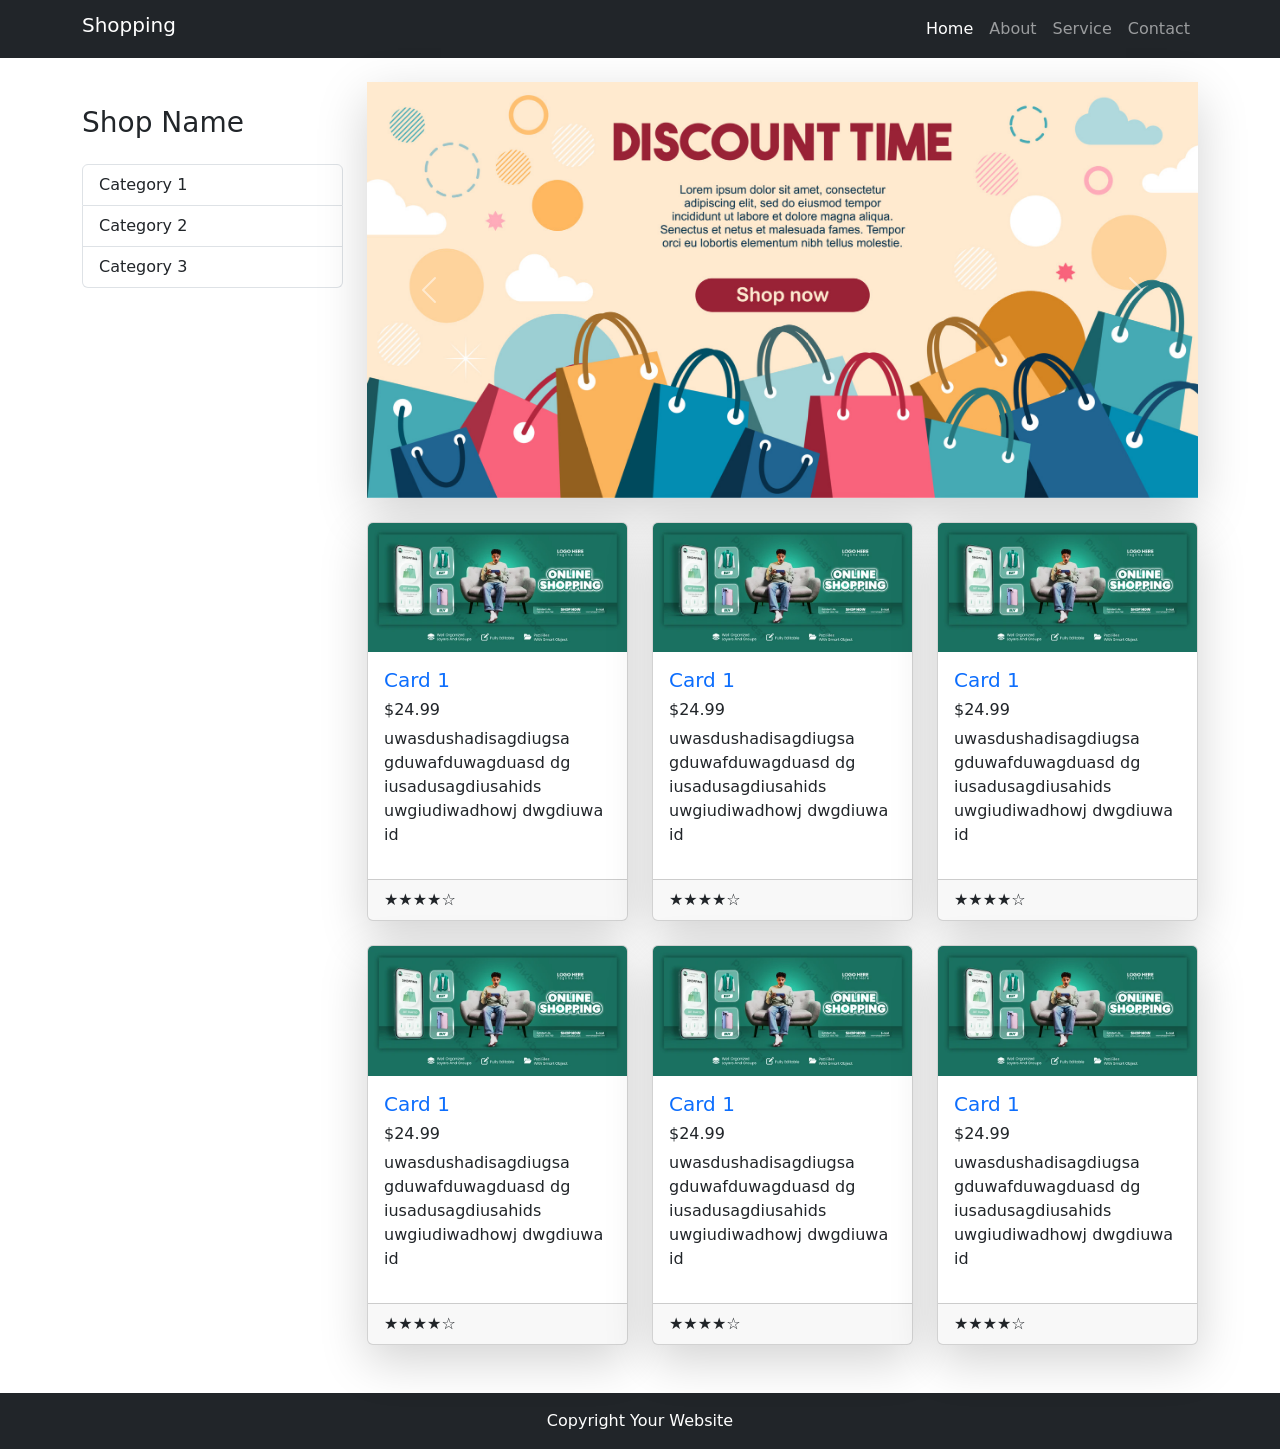
<file: Assignment/index.html>
<!DOCTYPE html>
<html lang="en">
<head>
    <meta charset="UTF-8">
    <meta name="viewport" content="width=device-width, initial-scale=1.0">
    <link href="https://cdn.jsdelivr.net/npm/bootstrap@5.3.8/dist/css/bootstrap.min.css" rel="stylesheet">
    <style>
        html{
            overscroll-behavior: none;
        }

        @media (max-width:1020) {
            #container{
                width: 600px;
            }
            
        }
    </style>
    <title>Dashboard</title>
</head>
<body>
    <nav class="navbar navbar-expand-lg navbar-dark bg-dark">
        <div class="container">
            <h2 class="navbar-brand">Shopping</h2>
            <button class="navbar-toggler" type="button" data-bs-toggle="collapse" data-bs-target="#navbarNav">
                <span class="navbar-toggler-icon"></span>
            </button>
            <div class="collapse navbar-collapse" id="navbarNav">
                <ul class="navbar-nav ms-auto">
                    <li class="nav-item"><a class="nav-link active">Home</a></li>
                    <li class="nav-item"><a class="nav-link">About</a></li>
                    <li class="nav-item"><a class="nav-link">Service</a></li>
                    <li class="nav-item"><a class="nav-link">Contact</a></li>
                </ul>
            </div>
        </div>
    </nav>

    <div class="container-md my-4" >
        <div class="row" id="container">
            <div class="col-lg-3 mb-4">
                <h3 class="my-4">Shop Name</h3>
                <div class="list-group">
                    <a class="list-group-item" href="#">Category 1</a>
                    <a class="list-group-item" href="#">Category 2</a>
                    <a class="list-group-item" href="#">Category 3</a>
                </div>
            </div>

            <div class="col-lg-9">
                <div class="carousel slide mb-4 shadow-lg" data-bs-ride="carousel" id="maincarousel">
                    <div class="carousel-inner">
                        <div class="carousel-item active">
                            <img src="img/vecteezy_shopping-bag-banner-vector-design_8554188-1.jpg" class="d-block w-100" alt="shopping banner">
                        </div>
                        <div class="carousel-item">
                            <img src="img/2007.i605.004.online shopping horizontal banner.jpg" class="d-block w-100" alt="shopping banner">
                        </div>
                        <div class="carousel-item">
                            <img src="img/banner 1.jpg" class="d-block w-100" alt="shopping banner">
                        </div>
                    </div>

                    <button class="carousel-control-prev" type="button" data-bs-target="#maincarousel" data-bs-slide="prev">
                        <span class="carousel-control-prev-icon"></span>
                    </button>
                    <button class="carousel-control-next" type="button" data-bs-target="#maincarousel" data-bs-slide="next">
                        <span class="carousel-control-next-icon"></span>
                    </button>
                </div>

                <div class="row">
                    <div class="col-lg-4 col-md-6 mb-4">
                        <div class="card h-100 shadow-lg ">
                            <img src="img/banner 1.jpg" class="card-img-top" alt="image 1">

                            <div class="card-body">
                                <h5 class="card-title"><a href="#" class="text-decoration-none">Card 1</a></h5>
                                <h6>$24.99</h6>
                                <p>uwasdushadisagdiugsa gduwafduwagduasd dg iusadusagdiusahids uwgiudiwadhowj dwgdiuwa id</p>
                            </div>
                                                        <div class="card-footer bg-grey">
                                     <span>&#9733;&#9733;&#9733;&#9733;&#9734;</span>
                            </div>
                        </div>
                    </div>

                    <div class="col-lg-4 col-md-6 mb-4">
                        <div class="card h-100 shadow-lg">
                            <img src="img/banner 1.jpg" class="card-img-top" alt="image 1">

                            <div class="card-body">
                                <h5 class="card-title"><a href="#" class="text-decoration-none">Card 1</a></h5>
                                <h6>$24.99</h6>
                                <p>uwasdushadisagdiugsa gduwafduwagduasd dg iusadusagdiusahids uwgiudiwadhowj dwgdiuwa id</p>
                            </div>
                                                        <div class="card-footer bg-grey">
                                     <span>&#9733;&#9733;&#9733;&#9733;&#9734;</span>
                            </div>
                        </div>
                    </div>

                    <div class="col-lg-4 col-md-6 mb-4">
                        <div class="card h-100 shadow-lg">
                            <img src="img/banner 1.jpg" class="card-img-top" alt="image 1">

                            <div class="card-body">
                                <h5 class="card-title"><a href="#" class="text-decoration-none">Card 1</a></h5>
                                <h6>$24.99</h6>
                                <p>uwasdushadisagdiugsa gduwafduwagduasd dg iusadusagdiusahids uwgiudiwadhowj dwgdiuwa id</p>

                            </div>
                                                        <div class="card-footer bg-grey">
                                     <span>&#9733;&#9733;&#9733;&#9733;&#9734;</span>
                            </div>
                        </div>
                    </div>

                    <div class="col-lg-4 col-md-6 mb-4">
                        <div class="card h-100 shadow-lg">
                            <img src="img/banner 1.jpg" class="card-img-top" alt="image 1">

                            <div class="card-body">
                                <h5 class="card-title"><a href="#" class="text-decoration-none">Card 1</a></h5>
                                <h6>$24.99</h6>
                                <p>uwasdushadisagdiugsa gduwafduwagduasd dg iusadusagdiusahids uwgiudiwadhowj dwgdiuwa id</p>
                            </div>
                            <div class="card-footer bg-grey">
                                     <span>&#9733;&#9733;&#9733;&#9733;&#9734;</span>
                            </div>
                        </div>
                    </div>

                    <div class="col-lg-4 col-md-6 mb-4">
                        <div class="card h-100 shadow-lg">
                            <img src="img/banner 1.jpg" class="card-img-top" alt="image 1">

                            <div class="card-body">
                                <h5 class="card-title "><a href="#" class="text-decoration-none">Card 1</a></h5>
                                <h6>$24.99</h6>
                                <p>uwasdushadisagdiugsa gduwafduwagduasd dg iusadusagdiusahids uwgiudiwadhowj dwgdiuwa id</p>
                            </div>
                            <div class="card-footer bg-grey">
                                     <span>&#9733;&#9733;&#9733;&#9733;&#9734;</span>
                            </div>
                        </div>
                    </div>

                    <div class="col-lg-4 col-md-6 mb-4">
                        <div class="card h-100 shadow-lg">
                            <img src="img/banner 1.jpg" class="card-img-top" alt="image 1">

                            <div class="card-body">
                                <h5 class="card-title"><a href="#" class="text-decoration-none">Card 1</a></h5>
                                <h6>$24.99</h6>
                                <p>uwasdushadisagdiugsa gduwafduwagduasd dg iusadusagdiusahids uwgiudiwadhowj dwgdiuwa id</p>
                            </div>
                            <div class="card-footer bg-grey">
                                     <span>&#9733;&#9733;&#9733;&#9733;&#9734;</span>
                            </div>
                        </div>
                    </div>
                </div>
                
                </div>
            </div>


        </div>

    </div>

    </main>

    <footer class="py-3 bg-dark text-white text-center">
        Copyright Your Website

    </footer>
    <script src="https://cdn.jsdelivr.net/npm/bootstrap@5.3.8/dist/js/bootstrap.bundle.min.js"></script>
</body>
</html>
</file>
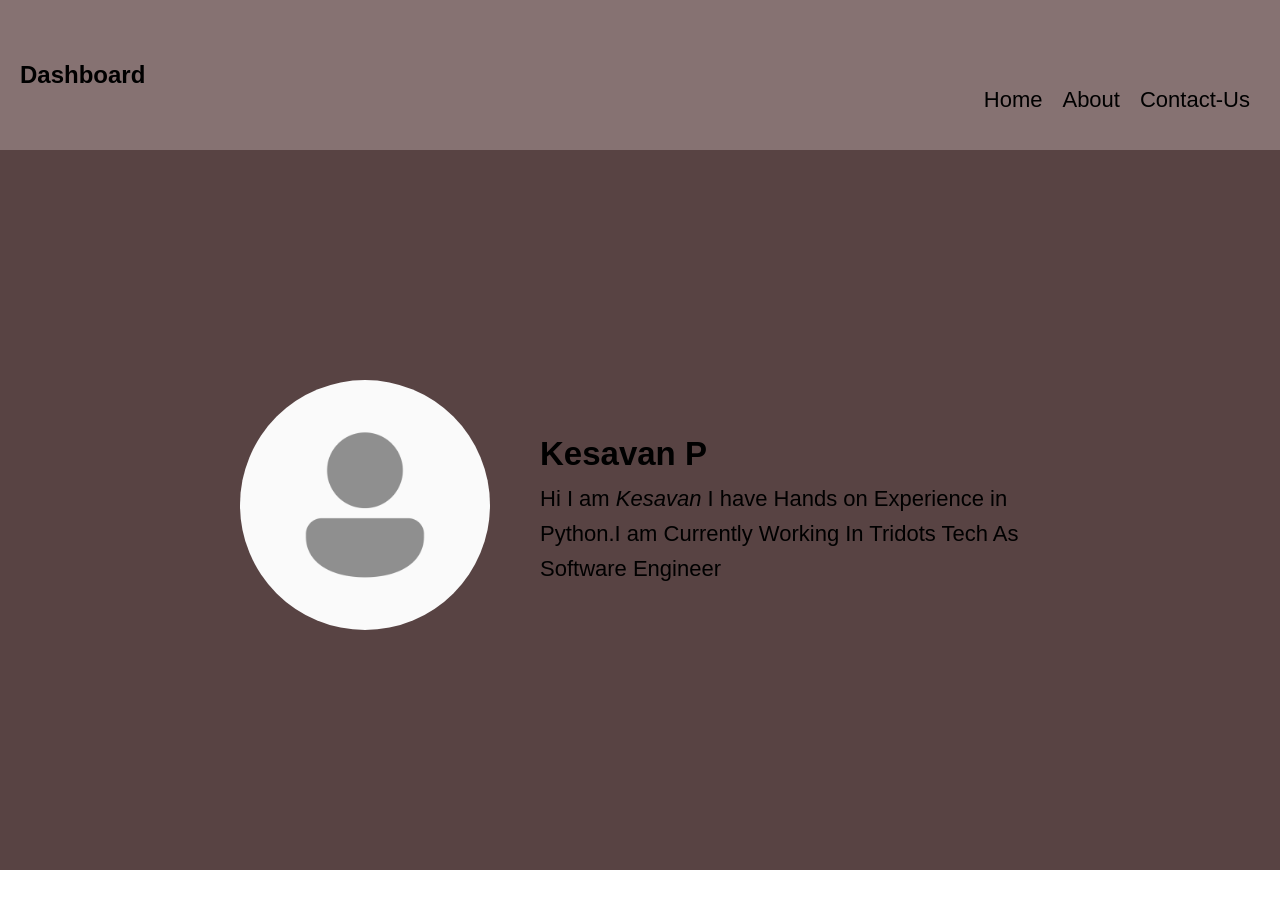
<file: Html,CSS/index.html>
<!DOCTYPE html>
<html lang="en">
<head>
    <meta charset="UTF-8">
    <meta name="viewport" content="width=device-width, initial-scale=1.0">
    <link rel="stylesheet" href="style.css">
    <script src="https://kit.webawesome.com/aecc713b683d46ad.js" crossorigin="anonymous"></script>
    <title>Dashboard</title>
</head>
<body>

<!-------Nav Bar-------->
    <header class="header">
        <h2>Dashboard</h2>
        <div class="header-content">
            <nav>
                <a href="#">Home</a>
                <a href="#">About</a>
                <a href="#">Contact-Us</a>
            </nav>
            
            <div class="hamburger">
                <div class="menu-bar" id="menu-bar">
                    <span class="bar"></span>
                    <span class="bar"></span>
                    <span class="bar"></span>
                </div>
                <div class="dropdown" id="dropdown">
                    <ul>
                        <li><a href="#">Home</a></li>
                        <li><a href="#">About</a></li>
                        <li><a href="#">Contact-Us</a></li>
                    </ul>
                </div>
            </div>
        </div>
    </header>

    <section class="maincontent">
        <div class="home">
                <div class="profile">
                    <img src="asset/img/icon-7797704_1280.png" alt="Profile Img">
                </div>
                <div class="content">
                    <h1>Kesavan P</h1>
                    <p>Hi I am <dfn>Kesavan</dfn> I have Hands on Experience in Python.I am Currently Working In Tridots Tech As Software Engineer</p>
                    <div class="links">
                        <span class="fab fa-facebook"></span>

                    </div>

                </div>
        </div>
        <div>

        </div>
    </section>
    

</body>
<script>
    var menu_bar = document.getElementById('menu-bar')
    var dropdown = document.getElementById('dropdown')
   
    menu_bar.addEventListener("click", ()=>{

        dropdown.classList.toggle('active');

    })
</script>
</html>
</file>
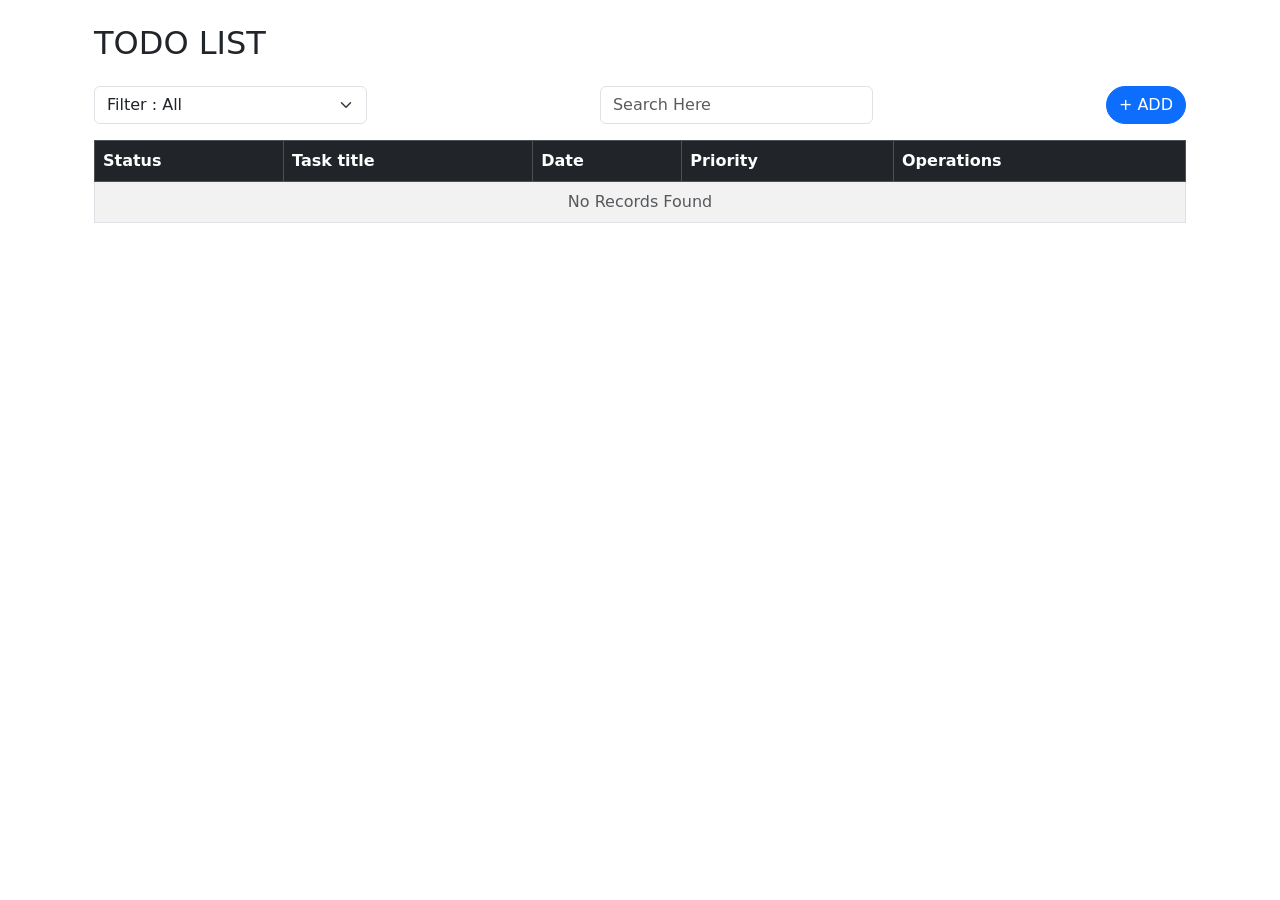
<file: Assignment/CRUD/index.html>
<!DOCTYPE html>
<html lang="en">

<head>
    <meta charset="UTF-8">
    <meta name="viewport" content="width=device-width, initial-scale=1.0">
    <link href="https://cdn.jsdelivr.net/npm/bootstrap@5.3.8/dist/css/bootstrap.min.css" rel="stylesheet"
        integrity="sha384-sRIl4kxILFvY47J16cr9ZwB07vP4J8+LH7qKQnuqkuIAvNWLzeN8tE5YBujZqJLB" crossorigin="anonymous">
    <style>
        html {
            overscroll-behavior: none;
        }
    </style>
    <title>TODO List</title>
</head>

<body>
    <div class="container px-2 px-md-4 mt-4">
        <h2 class="mb-4">TODO LIST</h2>

        <div class="modal" id="addModel">
            <div class="modal-dialog">
                <div class="modal-content">
                    <div class="modal-header">
                        <h5>Add Task</h5>
                    </div>
                    <div class="modal-body">
                        <input type="text" id="title" class="form-control mb-3" placeholder="Task Title" required>
                        <small id="textinvalid" class="text-danger" style="display: none;"></small> 
                        <div class="row">
                            <div class="col-md-4">
                                <label for="taskdate" class="form-label">From Date</label>
                                <input type="date" id="taskdate" class="form-control mb-3" placeholder="Enter Date" required>
                            </div>
                            <div class="col-md-4">
                                <label for="enddate" class="form-label">To date</label>
                                <input type="date" id="enddate" class="form-control mb-3" placeholder="End Date" required>

                            </div>
                        </div>
                        <small id="dateinvalid" class="text-danger" style="display: none;"></small> 

                        <select class="form-select" id="tasklevel">
                            <option>High</option>
                            <option>Medium</option>
                            <option>Low</option>
                        </select>
                        <small id="Priorityinvalid" class="text-danger" style="display: none;"></small> 
                        <textarea placeholder="Description" class="form-control mt-3" id="description"></textarea>
                    </div>
                    <div class="modal-footer">
                        <button class="btn btn-primary" id="adddata">Add</button>
                    </div>
                </div>
            </div>
        </div>


        <div class="mb-3 mt-3 center d-flex align-center justify-content-between">
            <select id="PriorityFilter" class="form-select w-25 w-md-25">
                <option value="All">Filter : All</option>
                <option value="Low">Low</option>
                <option value="Medium">Medium</option>
                <option value="High">High</option>
            </select>
            <div class="w-25">
                <input type="Search" class="form-control" placeholder="Search Here" id="search">
            </div>
            <div class="text-end">
                <button class="btn btn-primary rounded-pill" id="add">+ ADD</button>
            </div>
        </div>

        <div class="table-responsive">
            <table class="table table-striped table-bordered table-hover">
                <thead class="table-dark">
                    <tr>
                        <th>Status</th>
                        <th>Task title</th>
                        <th>Date</th>
                        <th>Priority</th>
                        <th>Operations</th>
                    </tr>
                </thead>
                <tbody id="table-body">
                </tbody>
            </table>
        </div>
    </div>

    <div class="modal" id="editModel">
        <div class="modal-dialog">
            <div class="modal-content">
                <div class="modal-header">
                    <h5>Edit Task</h5>
                </div>
                <div class="modal-body">
                    <input type="text" id="edittask" class="form-control mb-3" placeholder="Task Title" required>
                    <small id="etextinvalid" class="text-danger" style="display: none;"></small> 
                    <div class="row">
                        <div class="col-md-4">
                            <label for="editdate" class="form-label">From Date</label>
                            <input type="date" id="editdate" class="form-control mb-3" placeholder="Enter Date" required>
                        </div>
                        <div class="col-md-4">
                            <label for="editenddate" class="form-label">To date</label>
                            <input type="date" id="editenddate" class="form-control mb-3" placeholder="End Date" required>
                        </div>
                    </div>
                    <small id="edateinvalid" class="text-danger" style="display: none;"></small> 
                    <select class="form-select" id="editpriority">
                        <option>High</option>
                        <option>Medium</option>
                        <option>Low</option>
                    </select>
                    <textarea placeholder="Description" class="form-control mt-3" id="edescription"></textarea>
                </div>
                <div class="modal-footer" id="modal-footer">
                    <button class="btn btn-primary" id="savechange">Update</button>
                </div>
            </div>
        </div>
    </div>


    <div class="modal" id="viewModel">
        <div class="modal-dialog">
            <div class="modal-content">
                <div class="modal-header">
                    <h5>View Task</h5>
                </div>
                <div class="modal-body" id="modal-body">

                </div>
                <div class="modal-footer">
                    <button class="btn btn-primary" id="close">Close</button>
                </div>
            </div>
        </div>
    </div>


    <div class="modal" id="confirmation">
        <div class="modal-dialog">
            <div class="modal-content">
                <div class="modal-header">
                    <h3>Warning</h3>
                </div>
                <div class="modal-body">
                    <h3>You Want To Delete ?</h3>
                </div>
                <div class="modal-footer">
                    <div>
                        <button class="btn btn-success" id="yesbtn">Yes</button>
                        <button class="btn btn-danger" id="nobtn">No</button>
                    </div>
                </div>
            </div>
        </div>
    </div>



    <script src="https://cdn.jsdelivr.net/npm/bootstrap@5.3.8/dist/js/bootstrap.bundle.min.js"
        integrity="sha384-FKyoEForCGlyvwx9Hj09JcYn3nv7wiPVlz7YYwJrWVcXK/BmnVDxM+D2scQbITxI"
        crossorigin="anonymous"></script>
    <script src="script.js"></script>
</body>

</html>
</file>
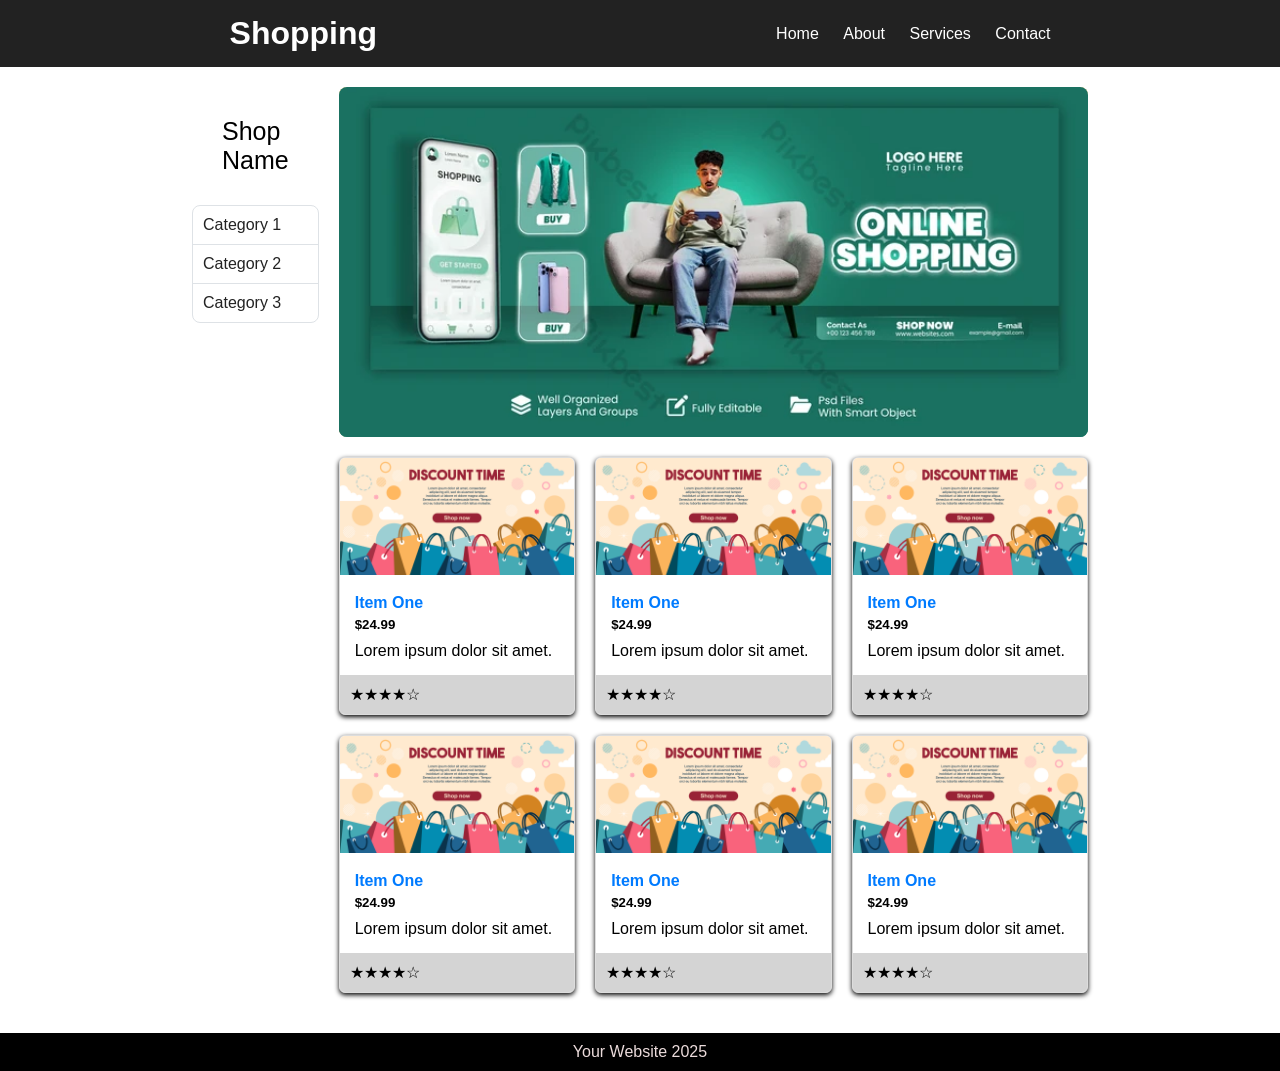
<file: Assignment/html,css/index.html>
<!DOCTYPE html>
<html lang="en">

<head>
    <meta charset="UTF-8">
    <meta name="viewport" content="width=device-width, initial-scale=1.0">
    <link rel="stylesheet" href="style.css">
    <title>Dashboard</title>
</head>

<body>

    <div class="navbar">
        <div class="navbar-container">
            <div class="brand">
                <h1>Shopping</h1>

            </div>
            <div class="dropdown" id="dropdown">
                    <ul>
                        <li><a href="#">Home</a></li>
                        <li><a href="#">About</a></li>
                        <li><a href="#">Services</a></li>
                        <li><a href="#">Contact</a></li>
                    </ul>
            </div>
            <div class="toggle-btn">
                <div class="menu-bar">
                    <span class="bar"></span>
                    <span class="bar"></span>
                    <span class="bar"></span>
                </div>
            </div>
            <div class="nav-list">
                <a href="#">Home</a>
                <a href="#">About</a>
                <a href="#">Services</a>
                <a href="#">Contact</a>
            </div>
        </div>

    </div>

    <div class="main-container">
        <div class="container">

            <div class="sidebar">
                <h3>Shop Name</h3>
                <div>
                    <a href="#">Category 1</a>
                    <a href="#">Category 2</a>
                    <a href="#">Category 3</a>
                </div>
            </div>

            <div class="content">

                <div class="carousel">
                    <img src="/Assignment/img/2007.i605.004.online shopping horizontal banner.jpg" class="slide active">
                    <img src="/Assignment/img/vecteezy_shopping-bag-banner-vector-design_8554188-1.jpg" alt="" class="slide">
                    <img src="/Assignment/img/banner 1.jpg" alt="" class="slide">
                    <!-- <div class="btn">
                        <button class="prev">&lt;</button>
                        <button class="next">&gt;</button>
                    </div> -->
                </div>

                <div class="products">

                    <div class="card">
                        <img src="/Assignment/img/vecteezy_shopping-bag-banner-vector-design_8554188-1.jpg" alt="">
                        <div class="card-body">
                            <h4>Item One</h4>
                            <h5>$24.99</h5>
                            <p>Lorem ipsum dolor sit amet.</p>
                        </div>
                        <div class="card-footer">
                                <span>&#9733;&#9733;&#9733;&#9733;&#9734;</span>
                        </div>
                    </div>
                    <div class="card">
                        <img src="/Assignment/img/vecteezy_shopping-bag-banner-vector-design_8554188-1.jpg" alt="">
                        <div class="card-body">
                            <h4>Item One</h4>
                            <h5>$24.99</h5>
                            <p>Lorem ipsum dolor sit amet.</p>

                        </div>
                        <div class="card-footer">
                                <span>&#9733;&#9733;&#9733;&#9733;&#9734;</span>
                        </div>
                    </div>
                    <div class="card">
                        <img src="/Assignment/img/vecteezy_shopping-bag-banner-vector-design_8554188-1.jpg" alt="">
                        <div class="card-body">
                            <h4>Item One</h4>
                            <h5>$24.99</h5>
                            <p>Lorem ipsum dolor sit amet.</p>
                        </div>
                        <div class="card-footer">
                                <span>&#9733;&#9733;&#9733;&#9733;&#9734;</span>
                        </div>
                    </div>
                    <div class="card">
                        <img src="/Assignment/img/vecteezy_shopping-bag-banner-vector-design_8554188-1.jpg" alt="">
                        <div class="card-body">
                            <h4>Item One</h4>
                            <h5>$24.99</h5>
                            <p>Lorem ipsum dolor sit amet.</p>
                        </div>
                        <div class="card-footer">
                                <span>&#9733;&#9733;&#9733;&#9733;&#9734;</span>
                        </div>
                    </div>
                    <div class="card">
                        <img src="/Assignment/img/vecteezy_shopping-bag-banner-vector-design_8554188-1.jpg" alt="">
                        <div class="card-body">
                            <h4>Item One</h4>
                            <h5>$24.99</h5>
                            <p>Lorem ipsum dolor sit amet.</p>
                        </div>
                        <div class="card-footer">
                                <span>&#9733;&#9733;&#9733;&#9733;&#9734;</span>
                        </div>
                    </div>
                    <div class="card">
                        <img src="/Assignment/img/vecteezy_shopping-bag-banner-vector-design_8554188-1.jpg" alt="">
                        <div class="card-body">
                            <h4>Item One</h4>
                            <h5>$24.99</h5>
                            <p>Lorem ipsum dolor sit amet.</p>
                        </div>
                        <div class="card-footer">
                                <span>&#9733;&#9733;&#9733;&#9733;&#9734;</span>
                        </div>
                    </div>
                </div>
            </div>
        </div>
    </div>
    <footer>
        Your Website 2025
    </footer>

</body>
<script src="https://code.jquery.com/jquery-3.7.1.min.js"></script>
<script>
    let index = 0
    const slides = $('.slide')
    $('.menu-bar').click(() => {
        $('.dropdown').toggleClass('active')
    })

    function showSlide(i) {
        slides.removeClass('active')
        slides.eq(i).addClass('active')
    }

    $('.next').click(()=>{
        index = (index + 1)%slides.length;
        showSlide(index)
    })

    $('.prev').click(()=>{
        index = (index-1 + slides.length) % slides.length;
        showSlide(index)
    })
</script>

</html>
</file>
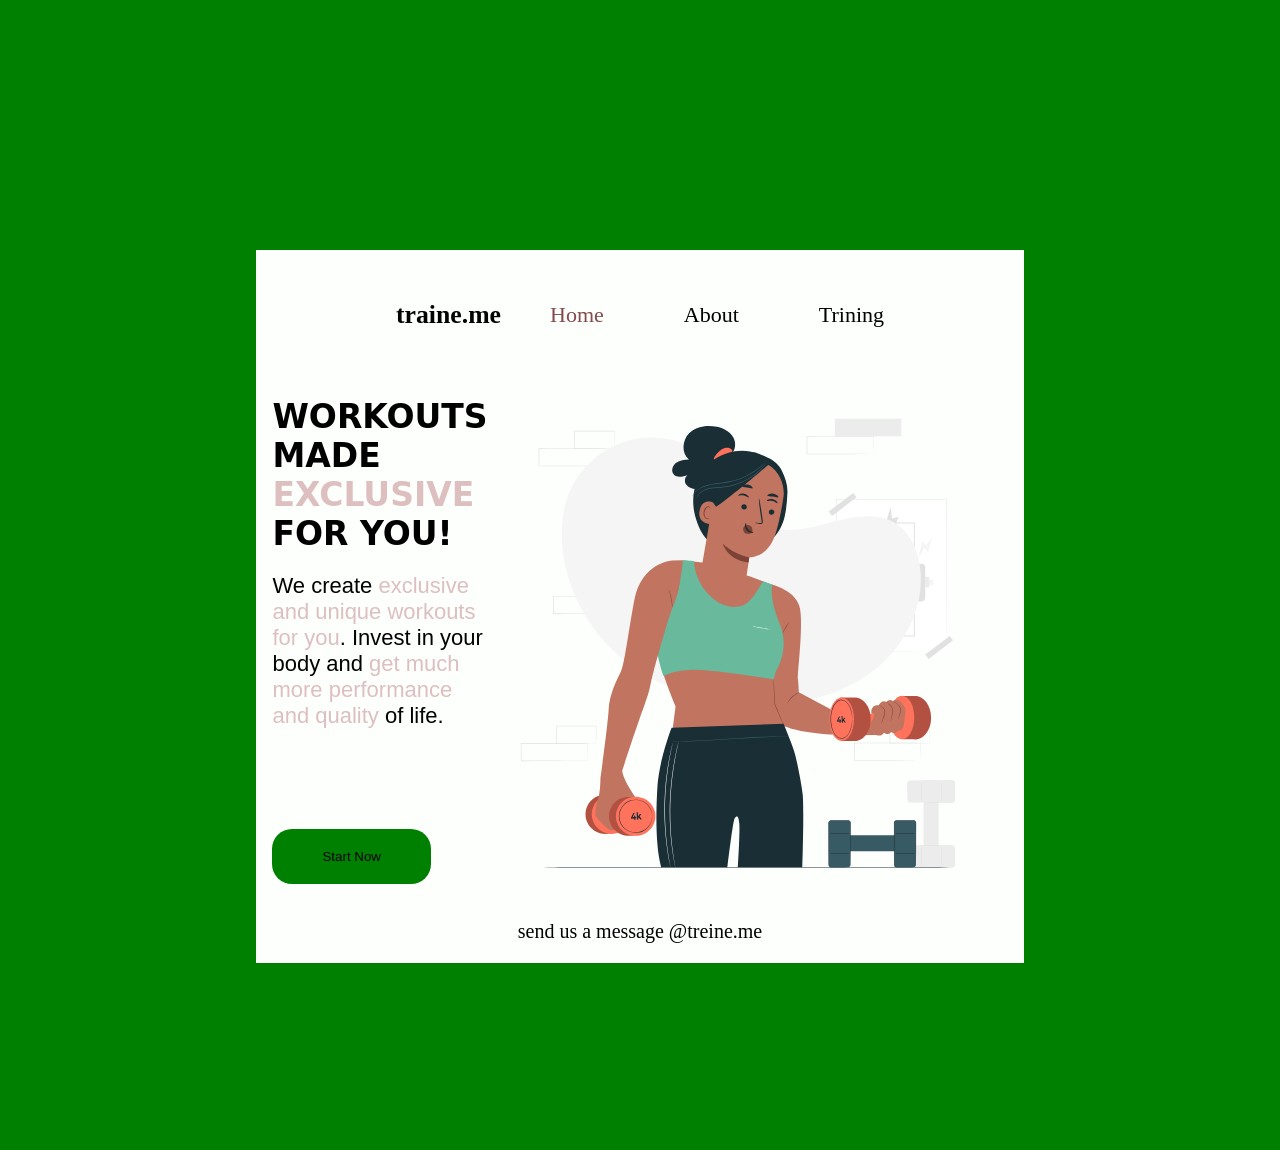
<file: Learning/html,css/index.html>
<!DOCTYPE html>
<html lang="en">
<head>
    <meta charset="UTF-8" />
    <meta name="viewport" content="width=device-width, initial-scale=1.0" />
    <link rel="stylesheet" href="style.css" />
    <title>Fitness</title>
</head>
<body>
    <div class="sample">
        <section class="Container">
            <div class="sub-container">
                <div class="header">
                    <div>
                        <h3>traine.me</h3>
                    </div>
                    <div class="nav-list">
                        <ul>
                            <li><a href="#">Home</a></li>
                            <li><a href="#">About</a></li>
                            <li><a href="#">Trining</a></li>
                        </ul>
                    </div>
                </div>

                <div class="main">
                    <div class="content">
                        <h1>
                            WORKOUTS MADE <span>EXCLUSIVE</span> FOR YOU!
                        </h1>
                        <p>
                            We create <span>exclusive and unique workouts for you</span>.
                            Invest in your body and <span>get much more performance and quality</span>
                            of life.
                        </p>
                        <div class="btn">
                            <button>Start Now</button>
                        </div>
                    </div>

                    <div class="profile">
                        <img src="/Learning/asset/img/fitness-jump.svg" alt="Fitness" />
                    </div>
                </div>

                <div class="footer">
                    <footer>send us a message @treine.me</footer>
                </div>
            </div>
        </section>
    </div>
</body>
</html>
</file>
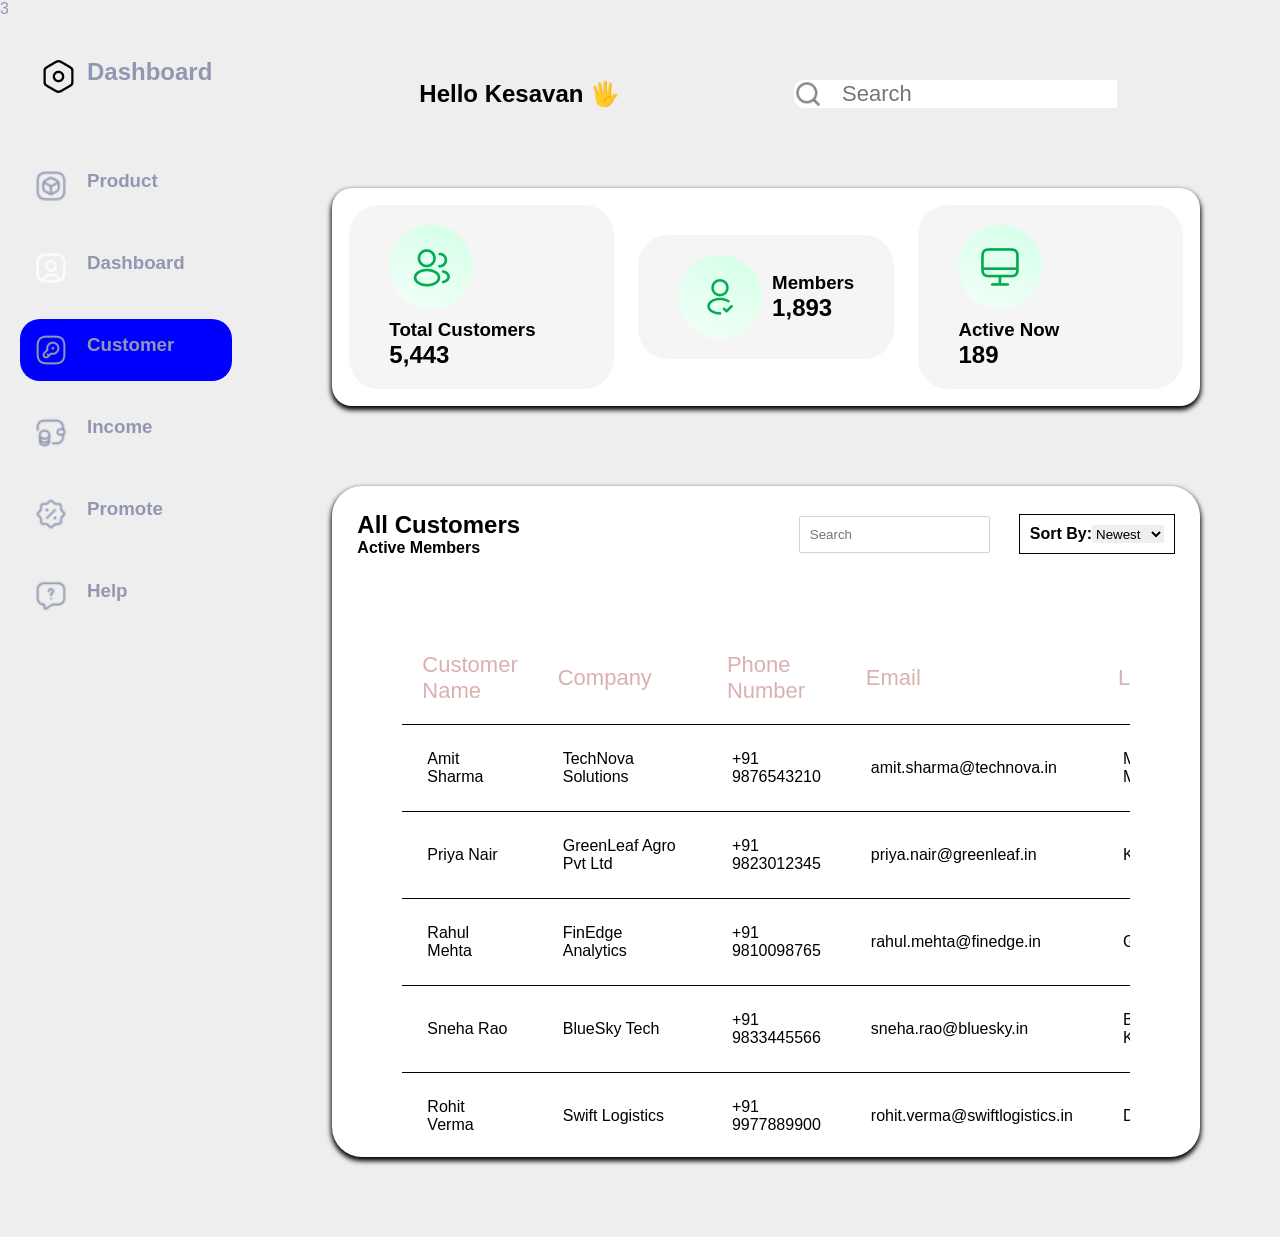
<file: dashboard/dashboard.html>
<!DOCTYPE html>
<html lang="en">
<head>
    <meta charset="UTF-8">
    <meta name="viewport" content="width=device-width, initial-scale=1.0">
    <link rel="stylesheet" href="dashboard.css">
    <title>Dashboard</title>
</head>
<body>
    <section class="container">
        <header class="navbar">3
            <div class="title">
                <img src="asset/img/setting 1.png" alt="Icon">
                <h1>Dashboard</h1>
            </div>

            <div class="navbar-list">
                <img src="asset/img/3d-square 1.png" alt="icon">
                <h3>Product</h3>
            </div>
            <div class="navbar-list">
                <img src="asset/img/user-square 1.png" alt="icon">
                <h3>Dashboard</h3>
            </div>
            <div class="navbar-list">
                <img src="asset/img/key-square@2x.png" alt="icon">
                <h3>Customer</h3>
            </div>
            <div class="navbar-list">
                <img src="asset/img/wallet-money 2.png" alt="icon">
                <h3>Income</h3>
            </div>
            <div class="navbar-list">
                <img src="asset/img/discount-shape 1.png" alt="icon">
                <h3>Promote</h3>
            </div>
            <div class="navbar-list">
                <img src="asset/img/message-question 1.png" alt="icon">
                <h3>Help</h3>
            </div>
        </header>
        <main class="sub-container">
            <header class="sub-header">
                <div class="menu-bar">
                    <span class="bar"></span>
                    <span class="bar"></span>
                    <span class="bar"></span>
                </div>
                <h1>Hello Kesavan 🖐</h1>
                <div class="search">
                    <img src="asset/img/search 1.png">
                    <input type="search" placeholder="Search">
                </div>
            </header>
            <div class="card">
                <div class="sub-card">
                    <img src="asset/img/Group 2.png">
                    <div>
                        <h3>Total Customers</h3>
                        <h2>5,443</h2>
                    </div>
                </div>
                <div class="sub-card">
                    <img src="asset/img/Group 1.png">
                    <div>
                        <h3>Members</h3>
                        <h2>1,893</h2>
                    </div>
                </div>
                <div class="sub-card">
                    <img src="asset/img/Group 10.png">
                    <div>
                        <h3>Active Now</h3>
                        <h2>189</h2>
                    </div>
                </div>

            </div>
            <div class="table-content">
                <header class="table-header">
                    <div class="heading">
                        <h1>All Customers</h1>
                        <h4>Active Members</h4>
                    </div>
                    <div class="filters">
                        <input type="search" placeholder="Search">
                        <div>
                            <h4>Sort By:</h4>
                            <select>
                                <option>Newest</option>
                                <option>Last</option>
                                <option>Active</option>
                                <option>In Active</option>
                            </select>
                        </div>
                    </div>
                </header>
                <div class="table">
                    <table>
                        <thead>
                            <th>Customer Name</th>
                            <th>Company</th>
                            <th>Phone Number</th>
                            <th>Email</th>
                            <th>Location</th>
                            <th>Status</th>
                        </thead>
                        <tbody id="data">

                        </tbody>
                    </table>
                </div>
            </div>
        </main>
    </section>
    
</body>
<script src="https://code.jquery.com/jquery-3.7.1.min.js"></script>
<script src="script.js"></script>
</html>
</file>
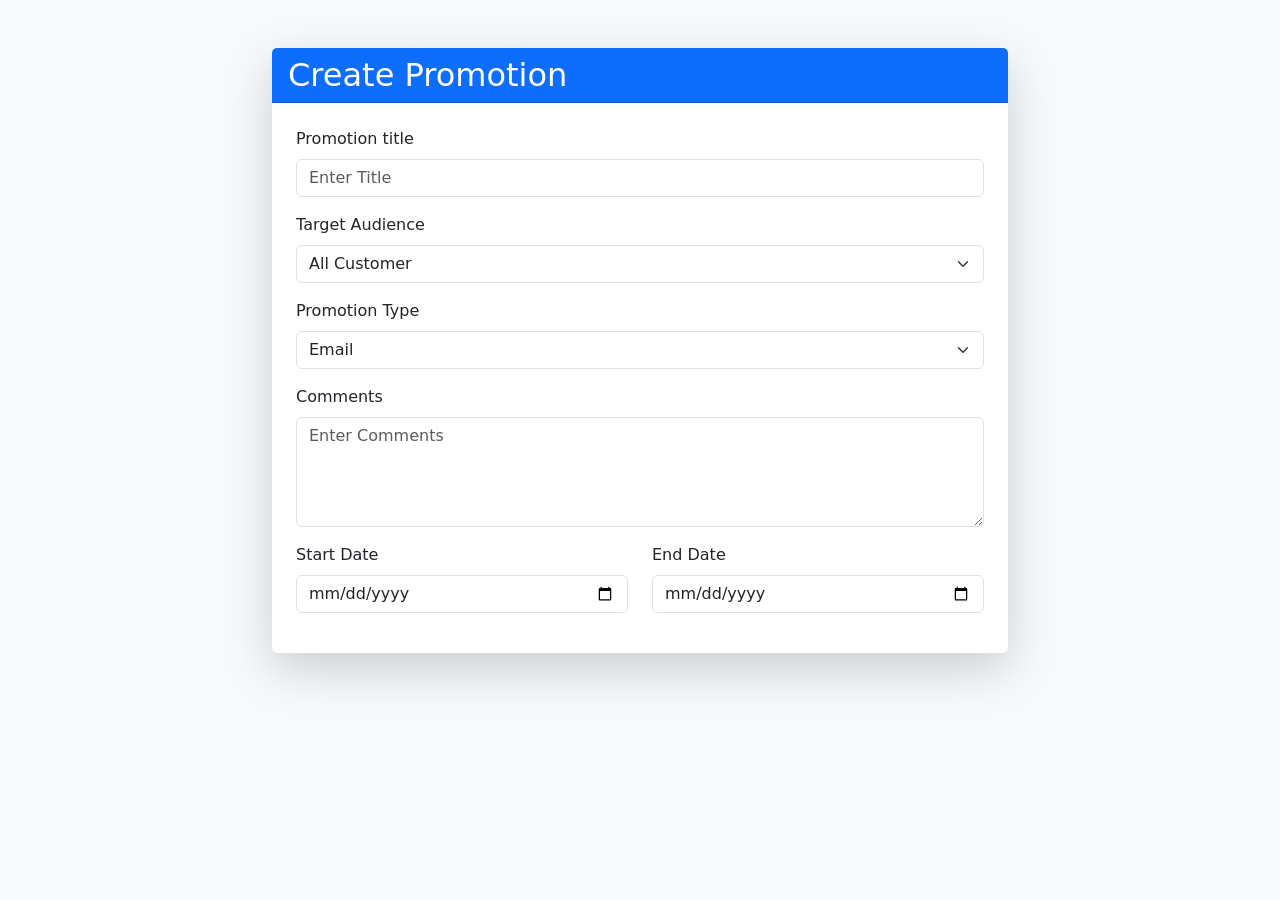
<file: dashboard/pages/promotion.html>
<!DOCTYPE html>
<html lang="en">
<head>
    <meta charset="UTF-8">
    <meta name="viewport" content="width=device-width, initial-scale=1.0">
    <link href="https://cdn.jsdelivr.net/npm/bootstrap@5.3.8/dist/css/bootstrap.min.css" rel="stylesheet">
    <title>Promotion Page</title>
</head>
<body>
    <section class="bg-light min-vh-100 py-5">
        <div class="container">
            <div class="row justify-content-center">
                <div class="col-md-8">
                    <div class="card shadow-lg border-0">
                        <div class="card-header bg-primary text-white">
                            <h2 class="mb-0">Create Promotion</h2>
                        </div>
                        <div class="card-body p-4">
                            <form>
                                <div class="mb-3">
                                    <label for="title" class="form-label">Promotion title</label>
                                    <input type="text" class="form-control" id="title" placeholder="Enter Title">
                                </div>
                                <div class="mb-3">
                                    <label for="Target-audience" class="form-label">Target Audience</label>
                                    <select class="form-select" name="Target-audience">
                                        <option>All Customer</option>
                                        <option>Active Customer</option>
                                        <option>Inactive Customer</option>                          
                                    </select>
                                </div>
                                <div class="mb-3">
                                    <label for="promotion-type" class="form-label">Promotion Type</label>
                                    <select class="form-select" name="promotion-type">
                                        <option>Email</option>
                                        <option>SmS</option>
                                        <option>Social Media</option>                          
                                    </select>
                                </div>
                                <div class="mb-3">
                                    <label for="comments" class="form-label">Comments</label>
                                    <textarea name="comments" class="form-control" rows="4" placeholder="Enter Comments"></textarea>
                                </div>
                                <div class="row">
                                    <div class="col-md-6 mb-3">
                                        <label for="start-date" class="form-label">Start Date</label>
                                        <input type="date" class="form-control" id="start-date">
                                    </div>
                                    <div class="col-md-6 mb-3">
                                        <label for="end-date" class="form-label">End Date</label>
                                        <input type="date" class="form-control" id="end-date">
                                    </div>
                                </div>

                            </form>
                        </div>

                    </div>
                </div>

            </div>
        </div>
    </section>
    <script src="https://cdn.jsdelivr.net/npm/bootstrap@5.3.8/dist/js/bootstrap.bundle.min.js"></script>
</body>
</html>
</file>
<file: Html,CSS/style.css>
* {
    margin: 0;
    padding: 0;
    box-sizing: border-box;
}

body {
    font-family: 'Gill Sans', 'Gill Sans MT', Calibri, 'Trebuchet MS', sans-serif;

}

/* --------------------NavBar--------------------------*/

.header {
    background: #867272;
    padding: 15px 20px;
    height: 150px;
    display: flex;
    justify-content: space-between;
    align-items: center;
}

.header-content {
    display: flex;
    justify-content: end;
    align-items: center;
    margin-top: 50px;   
}

nav a {
    text-decoration: none;
    padding: 10px;
    font-size: 22px;
    font-family: 'Gill Sans', 'Gill Sans MT', Calibri, 'Trebuchet MS', sans-serif;
    font-weight: 100;
    color: #000;
}

/*------------- Hamburger---------------- */

.menu-bar {
    width: 50px;
    height: 40px;
    display: flex;
    flex-direction: column;
    justify-content: space-between;
    cursor: pointer;
}

.bar {
    width: 100%;
    height: 5px;
    display: block;
    background: #000;
    border-radius: 2px;
}

.dropdown {
    display: none;
    flex-direction: column;
    background: #beb1b1;
    position: absolute;
    top:150px;
    right:20px;
    width: 200px;
    border-radius: 5px;
    box-shadow: 0px 2px 10px rgpa(0,0,0,0,0.2);
    z-index: 1000;

}

#dropdown.active {
    display: flex;
}

.dropdown ul li {
    list-style: none;
}

.dropdown ul li a {
    display: block;
    text-decoration: none;
    padding: 15px 20px;
    border-top: 1px solid rgb(44, 37, 27)
}

.dropdown ul li a:hover {
  background: #867272;
}

/*----------------------Home------------------------------------*/

.maincontent {
    width: 100%;
    min-height: 80vh;
    background: #584343;
    padding: 150px;
}

.home{
    display: flex;
    justify-content: center;
    align-items: center;
    flex-wrap: wrap;
    gap: 50px;
    padding: 80px 20px;
    
}

.profile img{
    width: 250px;
    height: 250px;
    object-fit: cover;
    box-shadow: 0px 4px 15px rgba(0,0,0,0,0.4);
    border-radius: 50%;
    
}

.profile{
    text-align: center;
}

.content{
    max-width: 500px;
    line-height: 1.6;
    font-size: 22px;
    text-align: left;
}

.fa-facebook{
    font-size: 30px;
    color: blue;
}


/*---------------------Responsive-------------------------------*/

@media (min-width: 320px) and (max-width: 768px) {
    .header-content nav { display: none; }
}
@media (min-width: 780px) and (max-width: 2560px) {
    .header-content nav { 
        display: flex;
        justify-content: space-evenly;
    }
    .menu-bar {
        display: none;
    }
}
</file>
<file: Assignment/html,css/style.css>
*{
    margin: 0;
    padding: 0;
    box-sizing: border-box;
    font-family: Arial, Helvetica, sans-serif;

}

html{
    overscroll-behavior:none ;
}

.navbar{
    width: 100%;
    background: #222;
    color: #fff;
    padding: 15px 40px;
}

.navbar-container{
    display: flex;
    justify-content: space-around;
    align-items: center;
}


.navbar a{
    color: #fff;
    margin-left: 20px;
    text-decoration: none;
}

.menu-bar{
    width: 100%;
    height: 100%;
    display: none;
    flex-direction: column;
    justify-content: space-between;
    cursor: pointer;
    margin: 5px 5px;
}
.dropdown{
    display: none;
    flex-direction: column;
    background-color: #222;
    position: absolute;
    top: 57px;
    left: 0px;
    width: 100%;
    box-shadow: 0px 2px 10px rgpa(0,0,0,0,0.2);
    z-index: 1000;
    transition: 1s step-start ease;
}

.dropdown.active{
    display: flex;
}

.dropdown ul li{
    list-style: none;
}

.dropdown ul li a{
    display: block;
    text-decoration: none;
    padding: 15px 20px;
}

.toggle-btn{
    border: 1px solid rgba(56,59,63,1);
    width: 40px;
    height: 40px;
    display: none;
}

.bar{
    width: 100%;
    height: 2px;
    padding: 2px;
    display: block;
    gap: 0;
    background: rgba(155, 157, 158,1);
    border-radius: 2px;
}

.container {
    width: 70%;
    margin: 20px auto;
    display: flex;
    justify-content: space-around;
    gap: 20px;
}

.sidebar{
    width: 100%;
    align-items: start;
}
.sidebar div{
       border: 1px ridge #dee2e6 ;
       border-radius:8px ;
}

.sidebar h3{
    padding: 30px;
    font-size: 25px;
    font-weight: 100;
}

.sidebar a{
    display: block;
    padding: 10px;
    text-decoration: none;
    color: #222;
}

.sidebar a:nth-child(1){
        border-bottom: 0.1px ridge #dee2e6;
}
.sidebar a:nth-child(2){
        border-bottom: 0.1px ridge #dee2e6;
}


.cotent{
    width: 75%;
}

.carousel{
    position: relative;
    width: 100%;
    height: 350px;
    overflow: hidden;
    border-radius: 8px;
    margin-bottom: 20px;
}

.carousel img{
    width: 100%;
    height: 100%;
    object-fit: cover;
    position: absolute;
    animation: slide 12s infinite;
}

.carousel img:nth-child(1){
    animation-delay: 0s;
}
.carousel img:nth-child(2){
    animation-delay: 4s;
}
.carousel img:nth-child(3){
    animation-delay: 8s;
}

@keyframes slide {
    0%{
        opacity: 0;
    }
    5%{
        opacity: 1;
    }
    33%{
        opacity: 1;
    }
    38%{
        opacity: 0;
    }
    100%{
        opacity: 0;
    }
    
}

.prev.active, .next.active{
    transform: scale(0.9);
}
.btn{
    position: absolute;
    top: 150px;
    left: 30px;
    display: flex;
    justify-content: space-between;
    gap: 650px;
}

.prev,.next{
    background: transparent;
    border: none;
    font-size: 22px;
    color: #fff;
    transition: 0.3s;
}

.products {
    display: grid;
    grid-template-columns: repeat(3, 1fr);
    gap: 20px;
}

.card{
    background: white;
    border: 1px solid #ddd;
    border-radius: 6px;
    overflow: hidden;
    box-shadow: 0px 2px 5px 0px;
}

.card img{
    width: 100%;
}


.card-body{
    padding: 15px;
}

.card-body h4{
    color: #007bff;
    margin-bottom: 5px;
}

.card-body h5{
    margin-bottom:10px ;
}

.card-footer{
    background: rgba(0,0,0,0.17);
    padding: 10px;
}

.star{
    background: #000;
}

footer{
    text-align: center;
    background: black;
    color: rgb(235, 219, 219);
    padding: 10px;
    margin-top: 40px;
}

@media (max-width:1020px) {

    .container{
        flex-direction: column;
    }

    .nav-list{
        display: none;
    }

    .sidebar,.cotent{
        width: 100%;
    }

    .products{
        grid-template-columns: repeat(2, 1fr);
    }
    .menu-bar{
        display: flex;
    }
    .toggle-btn{
        display: block;
    }
    .navbar-container{
        justify-content: space-between;
        font-size: 10px;
    }
    .menu-bar{
        width: 25px;
        height: 30px;
    }
    .container{
        width: 95%;
    }

}

@media (max-width: 600px){
    .products{
        grid-template-columns: 1fr;
    }
}
</file>
<file: Learning/html,css/style.css>
* {
    margin: 0;
    padding: 0;
}

body {
    width: 100%;
    height: 100vh;
    background: green;
}

.Container {
    background: rgb(253, 255, 253);
    color: rgb(2, 2, 2);
    width: 60%;
    margin: 250px auto;
}

.sub-container{
    margin: 100px 100px;
}

.header{
    display: flex;
    justify-content: space-between;
    align-items: center;
    padding: 50px 40px;
    font-size: 22px;
}

.nav-list ul{
    display: flex;
    gap: 80px;
}

.nav-list ul li,a{
    list-style: none;
    text-decoration: none;
    color: black;
}

.main{
    display: flex;
    justify-content: center;
    align-items: center;
}

.content{
    width: 300px;
    font-size: 22px;
    font-family: system-ui, -apple-system, BlinkMacSystemFont, 'Segoe UI', Roboto, Oxygen, Ubuntu, Cantarell, 'Open Sans', 'Helvetica Neue', sans-serif;
    font-weight: 100;
}

.content h1{
    color: #000;;
}                       

.content span{
    color: #ddbfbf;
}

.content p{
    padding-top: 20px;
    font-family: sans-serif;
}

.btn{
    margin-top: 100px;
}
button{
    padding: 20px 50px;
    background: green;
    border: none;
    border-radius: 20px;
    color:#000
}
.footer{
    text-align: center;
    padding: 20px 40px;
    font-size: 20px;
}

.nav-list ul li:nth-child(1) a{
    color: rgb(131, 75, 75);
}
</file>
<file: dashboard/dashboard.css>
* {
    margin: 0;
    padding: 0;
}

body {
    font-family: 'Gill Sans', 'Gill Sans MT', Calibri, 'Trebuchet MS', sans-serif;
    background: #000000;
    color: #9197B3;
}

.container{
    display: flex;
}

/* ---------------------Side Bar---------------------------*/

.navbar{
    width: 20%;
    max-width: 30%;
    height: auto;
    background: #EEEEEE;
}

.title{
    display: flex;
    gap: 10px;
    padding: 40px;
    font-weight: 200;
}

.navbar-list{
    display: flex;
    gap: 40px;
    padding: 20px;
    margin: 30px;
    border-radius: 20px;
}

.navbar-list:nth-child(4){
    background: blue;
}

.navbar-list img{
    width: 32px;
    cursor: pointer;
}


/*---------------------------Side Container---------------------------*/

.sub-container{
    background: #EEEEEE;
    width: 100%;
    min-width: 450px;
    color: #000;
    font-family: 'Gill Sans', 'Gill Sans MT', Calibri, 'Trebuchet MS', sans-serif;
}

.menu-bar {
    display: flex;
    width:40px;
    height: 40px;
    flex-direction: column;
    gap: 5px;
    cursor: pointer;
}

.bar{
    background: #000;
    width: 100%;
    height: 5px; 
    display: block;
    border-radius: 2px;
}

.navbar.active{
    display: block;
}

.sub-header{
    display: flex;
    justify-content: space-around;
    margin: 80px;
}

.search{
    background: white;
    display: flex;
    gap: 20px;
    border-radius: 10px;
}

.search input{
    border: none;
    font-size: 22px;
    color:black
}

.card{
    margin: 80px;
    display: grid;
    grid-template-columns: repeat(auto-fit, minmax(250px, 1fr));
    gap: 20px;
    box-shadow: 0px 3px 5px 1px;
    border-radius: 20px;
    place-items: center;
    padding: 17px;
    background: white;
}

.sub-card{
    display: flex;
    align-items: center;
    gap: 10px;
    flex-wrap: wrap;
    background: whitesmoke;
    padding: 20px 40px;
    border-radius: 30px;
}

.table-content {
    margin: 80px;
    box-shadow: 0px 3px 5px 1px;
    border-radius: 30px;
    background: white;
}

.table-header{
    display: flex;
    align-items: center;
    justify-content: space-between;
    padding: 25px;

}

.filters {
    display: flex;
    gap: 30px;
    align-items: center;
}

.filters input{
    border: none;
    padding: 10px;
    box-shadow: 0px 0px 1px 0px;
}

.filters div{
    display: flex;
    border: 1px solid black;
    padding: 10px;
}

.filters div select{
    border: none;
}


.table{
    margin: 50px 70px;
    padding-bottom: 25px;
    overflow-y: scroll;
    height: 500px;
}

table{
    font-family: 'Gill Sans', 'Gill Sans MT', Calibri, 'Trebuchet MS', sans-serif;
    border-collapse: collapse;
    width: 100%;
}

td, th{
    border-bottom: 1px solid black;
    padding: 25px;
}

th{
    padding: 20px;
    font-size: 22px;
    font-weight: 100;
    font-family:'Gill Sans', 'Gill Sans MT', Calibri, 'Trebuchet MS', sans-serif;
    text-align: left;
    color: #dab0b0;
}

td button{
    padding: 10px;
    background: #dab5b5;
    color: black;
    border: none;
    border-radius: 3px;
}


@media (min-width: 320px) and (max-width:800px){

    .title{
        padding: 10px;
    }

    .navbar{
    
        height: auto;
        display: none;
    }
    .search {
        display: none;
    }
    .navbar-list{
        padding: 10px;
        margin: 20px;

    }
    .navbar-list h3, .title h1{
        display: none;
    }

    .card{
        margin: 20px;
        padding: 20px;
    }
    .sub-card{
        padding: 10px 30px;
    }

    .table-content{
        margin: 20px;
    }

    .table-header{
        display: block;
    }

    .table{
        padding: 20px;
        margin: 30px 40px;
    }

    tr{
        font-size: 17px;
    }

    .user{
        margin-top: 80px;
    }

    .user img{
        width: 45px;
    }
    .user h3{
        display: none;
    }


}

@media (width > 768px){
    .menu-bar{
        display: none;
    }
    .navbar-list{
        padding: 15px;
        margin: 20px;
        gap: 20px;
    }


}
</file>
